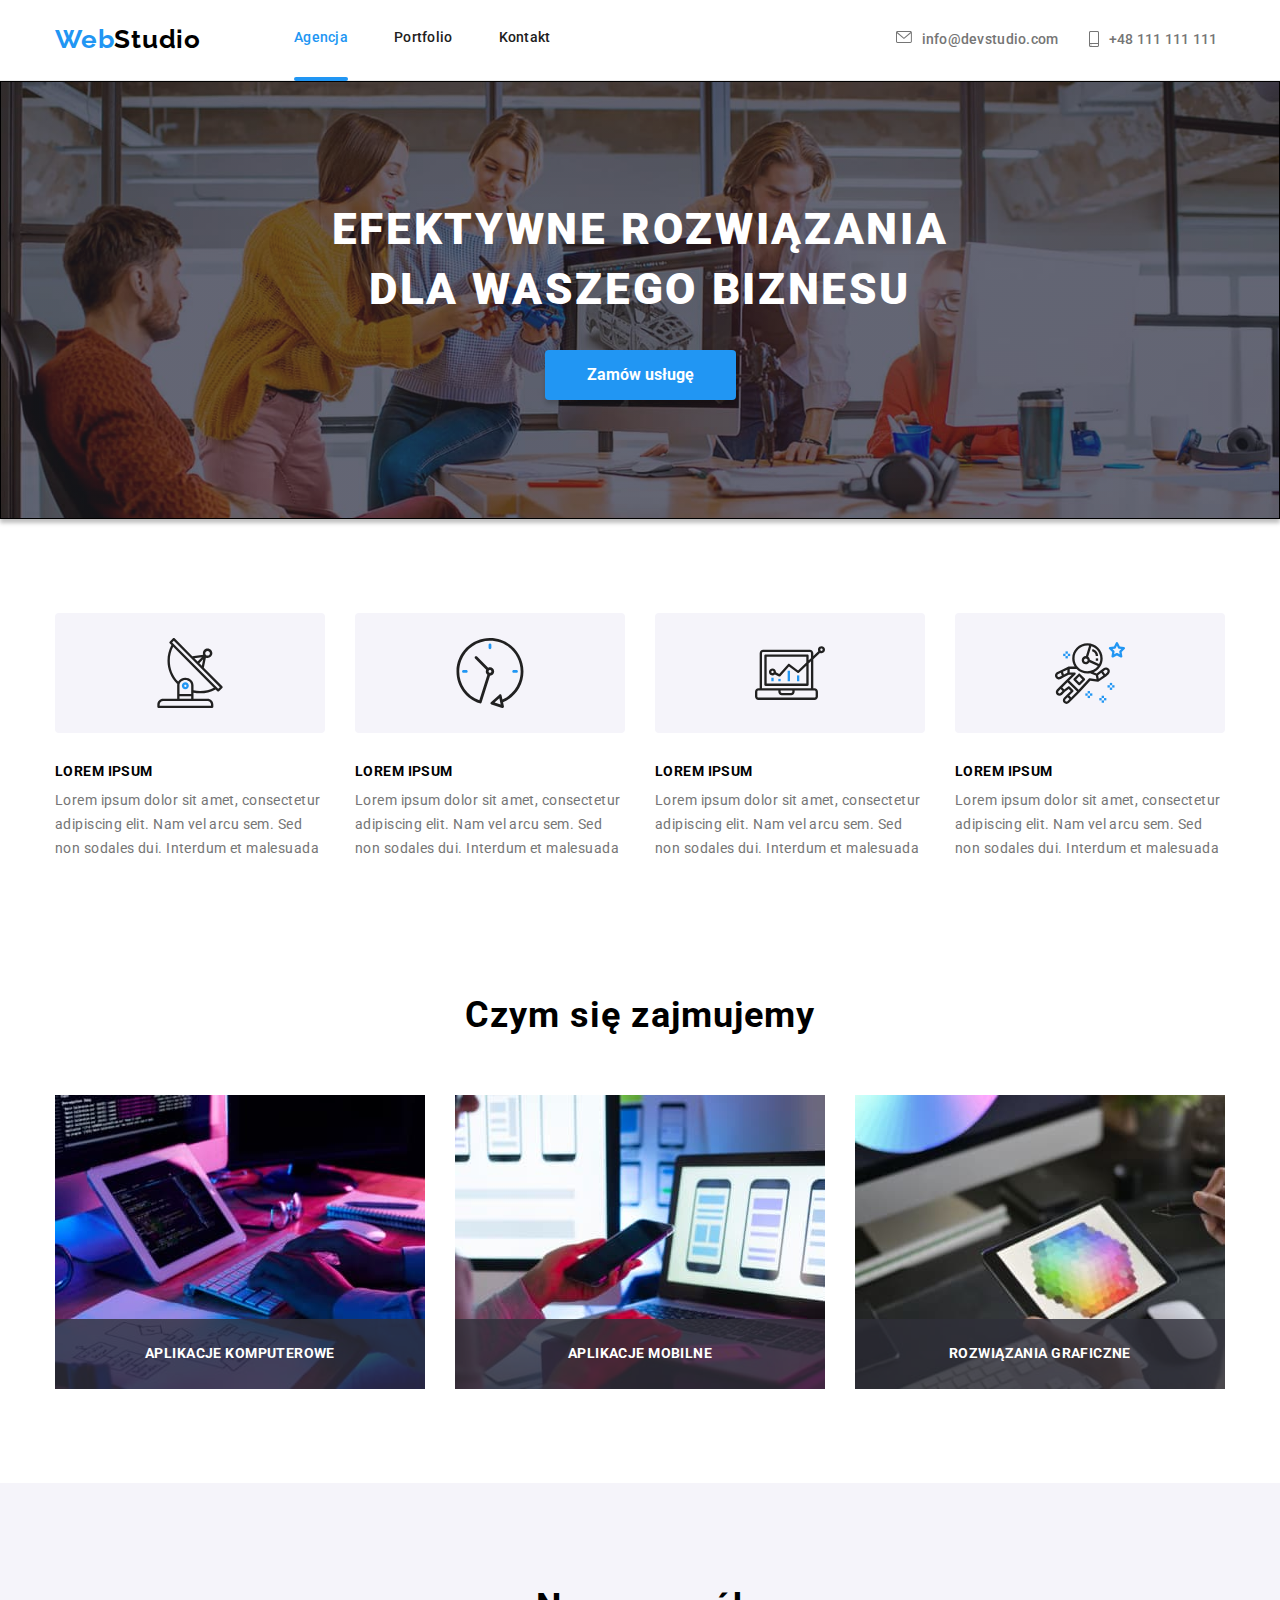
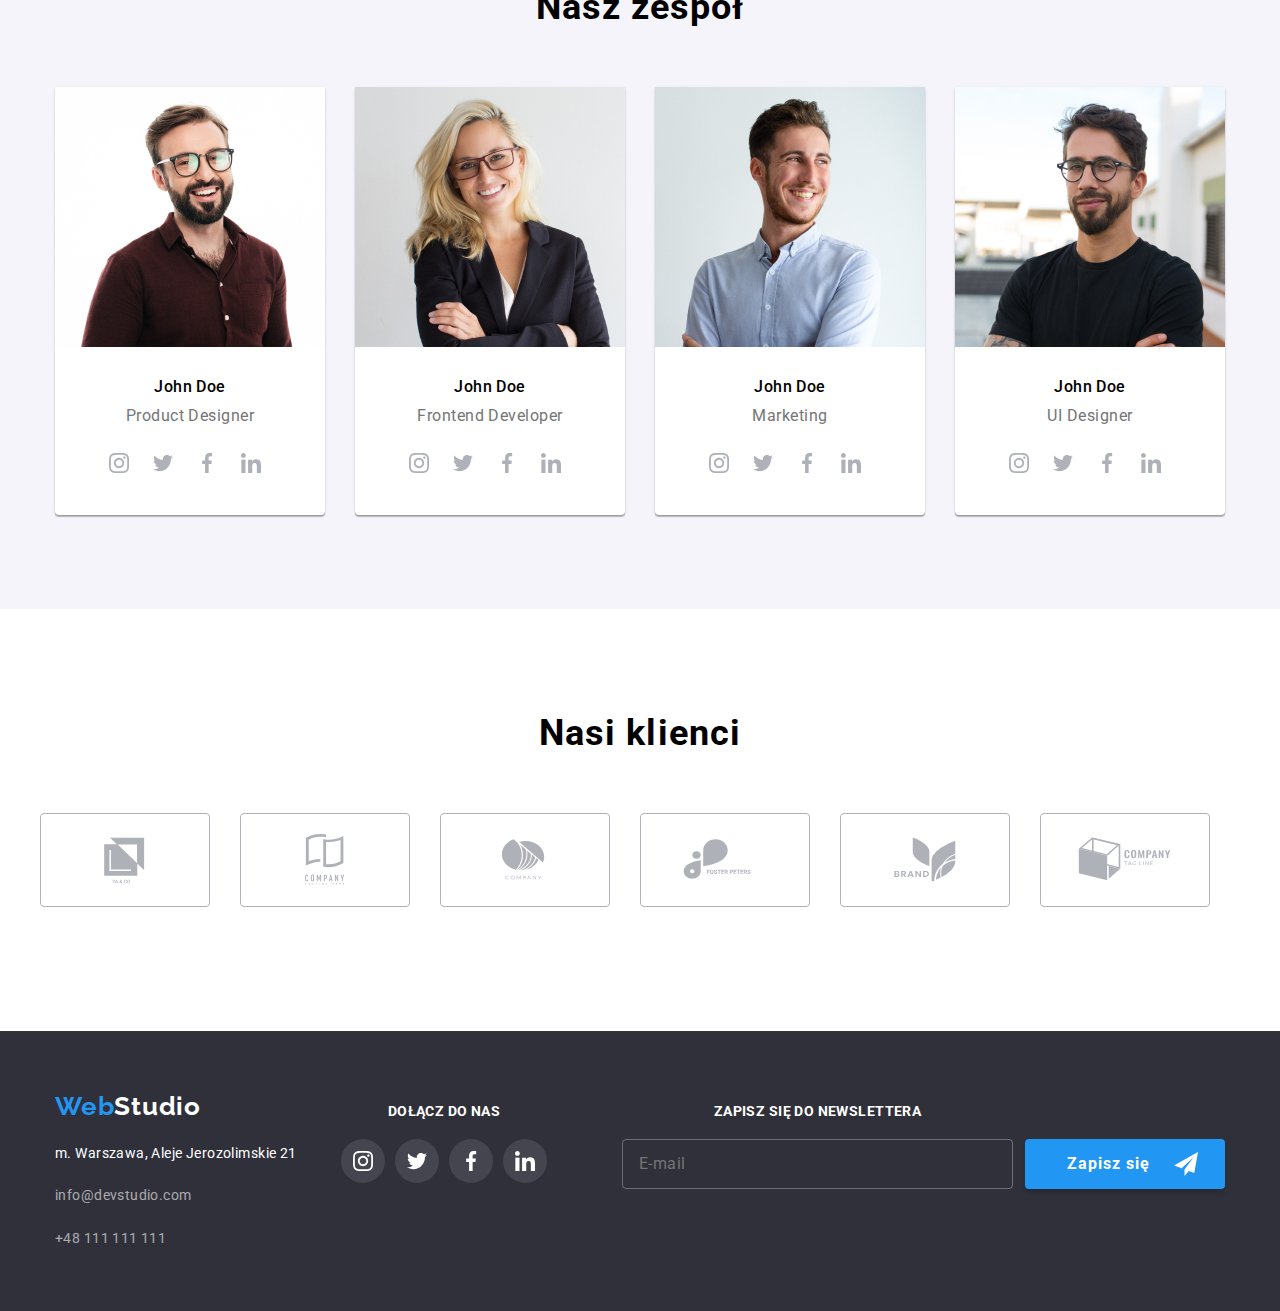
<file: index.html>
<!DOCTYPE html>
<html lang="pl">
  <head>
    <meta charset="UTF-8" />
    <meta http-equiv="X-UA-Compatible" content="IE=edge" />
    <meta name="viewport" content="width=device-width, initial-scale=1.0" />
    <title>WebStudio</title>
    <link
      rel="stylesheet"
      href="https://cdnjs.cloudflare.com/ajax/libs/modern-normalize/0.7.0/modern-normalize.min.css"
    />
    <link rel="stylesheet" href="css/main.min.css" />
    <link rel="preconnect" href="https://fonts.googleapis.com" />
    <link rel="preconnect" href="https://fonts.gstatic.com" crossorigin />
    <link
      href="https://fonts.googleapis.com/css2?family=Raleway:wght@700&family=Roboto:wght@400;500;700;900&&display=swap"
      rel="stylesheet"
    />
  </head>
  <body>
      <header class="header"> 
      <div class="container">
        <a class="logo link" href="index.html"
          ><span class="web">Web</span>Studio</a
        >

        <div class="hamburger-menu">
           <svg class="icon-hamburger" width="24" height="16">
                  <use href="./images/icons.svg#icon-hamburger"></use>
                </svg>
        </div>
        <nav class="navigation">
          <ul class="navigation__list list">
            <li class="navigation__item">
              <a class="navigation__link link current" href="index.html"
                >Agencja</a
              >
            </li>
            <li class="navigation__item">
              <a class="navigation__link link" href="portfolio.html"
                >Portfolio</a
              >
            </li>
            <li class="navigation__item">
              <a class="navigation__link link" href="/kontakty">Kontakt</a>
            </li>
          </ul>
        </nav>

        <div class="navigation__contacts">
          <ul class="navigation__contacts-list list">
            <li class="navigation__contacts-item">
              <a class="navigation__contacts-link link" href="mailto:info@devstudio.com">
                <svg class="icon-envelope" width="16" height="12">
                  <use href="./images/icons.svg#icon-envelope"></use>
                </svg>
                <span>info@devstudio.com</span>
              </a>
            </li>
            <li class="navigation__contacts-item">
              <a class="navigation__contacts-link phone link" href="tel:+48111111111">
                <svg class="icon-smartphone" width="10" height="16">
                  <use href="./images/icons.svg#icon-smartphone"></use>
                </svg>
                <span>+48 111 111 111</span>
              </a>
            </li>
          </ul>
        </div>
      </div>
    </header> 

    <main class="main">
      <!-- HERO -->

      <section class="hero">
        <div class="container">
          <h1 class="hero__header">
            EFEKTYWNE&nbsp;ROZWIĄZANIA <br />
            DLA WASZEGO BIZNESU
          </h1>

          <button class="hero__modal-btn" type="button" data-modal-open>
            Zamów usługę
          </button>
        </div>
      </section>
      <!-- END HERO -->

      <!-- CONTENT -->
      <section class="content section">
        <div class="container">
          <ul class="content__list list">
            <li class="content__card">
              <div class="content__container">
                <svg class="content__icon" width="70" height="70">
                  <use href="./images/icons.svg#icon-antena"></use>
                </svg>
              </div>
              <h3 class="content__header">LOREM IPSUM</h3>
              <p class="content__description">
                Lorem ipsum dolor sit amet, consectetur adipiscing elit. Nam vel
                arcu sem. Sed non sodales dui. Interdum et malesuada
              </p>
            </li>

            <li class="content__card">
              <div class="content__container">
                <svg width="70" height="70">
                  <use href="./images/icons.svg#icon-clock"></use>
                </svg>
              </div>
              <h3 class="content__header">LOREM IPSUM</h3>
              <p class="content__description">
                Lorem ipsum dolor sit amet, consectetur adipiscing elit. Nam vel
                arcu sem. Sed non sodales dui. Interdum et malesuada
              </p>
            </li>

            <li class="content__card">
              <div class="content__container">
                <svg width="70" height="70">
                  <use href="./images/icons.svg#icon-diagram"></use>
                </svg>
              </div>
              <h3 class="content__header">LOREM IPSUM</h3>
              <p class="content__description">
                Lorem ipsum dolor sit amet, consectetur adipiscing elit. Nam vel
                arcu sem. Sed non sodales dui. Interdum et malesuada
              </p>
            </li>

            <li class="content__card">
              <div class="content__container">
                <svg width="70" height="70">
                  <use href="./images/icons.svg#icon-astronaut"></use>
                </svg>
              </div>
              <h3 class="content__header">LOREM IPSUM</h3>
              <p class="content__description">
                Lorem ipsum dolor sit amet, consectetur adipiscing elit. Nam vel
                arcu sem. Sed non sodales dui. Interdum et malesuada
              </p>
            </li>
          </ul>
        </div>
      </section>
      <!-- END CONTENT -->

      <!-- ABOUT US -->
      <section class="about-us section">
        <div class="container">
          <h2 class="secondary-header">Czym się zajmujemy</h2>

          <ul class="about-us__list list">
            <li class="about-us__item">
              <img
                class="about-us__picture"
                src="./images/main/box1.jpg"
                height="294"
                alt="Zbliżenie na ręcę osoby piszącej na klawiaturze kod"
              />
              <div class="about-us__label">Aplikacje komputerowe</div>
            </li>

            <li class="about-us__item">
              <img
                class="about-us__picture"
                src="./images/main/box2.jpg"
                height="294"
                alt="Zbliżenie na dłonie osoby, która pracuje przy laptopie, w
            jednej ręce trzyma telefon"
              />
              <div class="about-us__label">Aplikacje mobilne</div>
            </li>

            <li class="about-us__item">
              <img
                class="about-us__picture"
                src="./images/main/box3.jpg"
                height="294"
                alt="Zbliżenie na trzymany przez kogoś tablet"
              />
              <div class="about-us__label">Rozwiązania graficzne</div>
            </li>
          </ul>
        </div>
      </section>
      <!-- END ABOUT US -->

      <!-- OUR TEAM -->

      <section class="our-team section">
        <div class="container">
          <h2 class="secondary-header">Nasz zespół</h2>

          <ul class="our-team__list list">
            <!-- 1st member card -->

            <li class="our-team__item">
              <div class="our-team__grid">
                <picture>
                  <source
                    srcset="
                      ./images/main/team-members/desktop-member1.jpg    1x,
                      ./images/main/team-members/desktop-member1-2x.jpg 2x
                    "
                    media="(min-width: 1200px)"
                  />

                  <source
                    srcset="
                      ./images/main/team-members/tablet-member1.jpg    1x,
                      ./images/main/team-members/tablet-member1-2x.jpg 2x
                    "
                    media="(min-width: 768px)"
                  />
                  <img
                    src="./images/main/team-members/mobile-member1.jpg"
                    srcset="./images/main/team-members/mobile-member1-2x.jpg 2x"
                    alt="Młody mężczyzna
                w okularach, z zarostem, ubrany w bordową koszulę"
                  />
                </picture>

                <p class="our-team__name">John Doe</p>
                <p class="our-team__position">Product Designer</p>
                <ul class="our-team__socials list">
                  <li>
                    <a class="our-team__social-link link" href="/">
                      <svg class="social-icon" width="20" height="20">
                        <use href="./images/icons.svg#icon-instagram"></use>
                      </svg>
                    </a>
                  </li>

                  <li>
                    <a class="our-team__social-link link" href="/">
                      <svg class="social-icon" width="20" height="20">
                        <use href="./images/icons.svg#icon-twitter"></use>
                      </svg>
                    </a>
                  </li>

                  <li>
                    <a class="our-team__social-link link" href="/">
                      <svg class="social-icon" width="20" height="20">
                        <use href="./images/icons.svg#icon-facebook"></use>
                      </svg>
                    </a>
                  </li>

                  <li>
                    <a class="our-team__social-link link" href="/">
                      <svg class="social-icon" width="20" height="20">
                        <use href="./images/icons.svg#icon-linkedin"></use>
                      </svg>
                    </a>
                  </li>
                </ul>
              </div>
            </li>

            <!-- 2nd member card -->

            <li class="our-team__item">
              <div class="our-team__grid">
                <picture>
                  <source
                    srcset="
                      ./images/main/team-members/desktop-member2.jpg    1x,
                      ./images/main/team-members/desktop-member2-2x.jpg 2x
                    "
                    media="(min-width: 1200px)"
                  />

                  <source
                    srcset="
                      ./images/main/team-members/tablet-member2.jpg    1x,
                      ./images/main/team-members/tablet-member2-2x.jpg 2x
                    "
                    media="(min-width: 768px)"
                  />
                  <img
                    src="./images/main/team-members/mobile-member2.jpg"
                    srcset="./images/main/team-members/mobile-member2-2x.jpg 2x"
                    alt="Młoda kobieta w
            okularach, ubrana w marynarkę"
                  />
                </picture>

                <p class="our-team__name">John Doe</p>
                <p class="our-team__position">Frontend Developer</p>

                <ul class="our-team__socials list">
                  <li>
                    <a class="our-team__social-link link" href="/">
                      <svg class="social-icon" width="20" height="20">
                        <use href="./images/icons.svg#icon-instagram"></use>
                      </svg>
                    </a>
                  </li>

                  <li>
                    <a class="our-team__social-link link" href="/">
                      <svg class="social-icon" width="20" height="20">
                        <use href="./images/icons.svg#icon-twitter"></use>
                      </svg>
                    </a>
                  </li>

                  <li>
                    <a class="our-team__social-link link" href="/">
                      <svg class="social-icon" width="20" height="20">
                        <use href="./images/icons.svg#icon-facebook"></use>
                      </svg>
                    </a>
                  </li>

                  <li>
                    <a class="our-team__social-link link" href="/">
                      <svg class="social-icon" width="20" height="20">
                        <use href="./images/icons.svg#icon-linkedin"></use>
                      </svg>
                    </a>
                  </li>
                </ul>
              </div>
            </li>

            <!-- 3rd member card -->
            <li class="our-team__item">
              <div class="our-team__grid">
                <picture>
                  <source
                    srcset="
                      ./images/main/team-members/desktop-member3.jpg    1x,
                      ./images/main/team-members/desktop-member3-2x.jpg 2x
                    "
                    media="(min-width: 1200px)"
                  />

                  <source
                    srcset="
                      ./images/main/team-members/tablet-member3.jpg    1x,
                      ./images/main/team-members/tablet-member3-2x.jpg 2x
                    "
                    media="(min-width: 768px)"
                  />

                  <img
                    src="./images/main/team-members/mobile-member3.jpg"
                    srcset="./images/main/team-members/mobile-member3-2x.jpg 2x"
                    alt="Młody mężczyzna z
            zarostem, ubrany w jasną koszulę"
                  />
                </picture>
                <p class="our-team__name">John Doe</p>
                <p class="our-team__position">Marketing</p>

                <ul class="our-team__socials list">
                  <li>
                    <a class="our-team__social-link link" href="/">
                      <svg class="social-icon" width="20" height="20">
                        <use href="./images/icons.svg#icon-instagram"></use>
                      </svg>
                    </a>
                  </li>

                  <li>
                    <a class="our-team__social-link link" href="/">
                      <svg class="social-icon" width="20" height="20">
                        <use href="./images/icons.svg#icon-twitter"></use>
                      </svg>
                    </a>
                  </li>

                  <li>
                    <a class="our-team__social-link link" href="/">
                      <svg class="social-icon" width="20" height="20">
                        <use href="./images/icons.svg#icon-facebook"></use>
                      </svg>
                    </a>
                  </li>

                  <li>
                    <a class="our-team__social-link link" href="/">
                      <svg class="social-icon" width="20" height="20">
                        <use href="./images/icons.svg#icon-linkedin"></use>
                      </svg>
                    </a>
                  </li>
                </ul>
              </div>
            </li>

            <!-- 4th member card -->

            <li class="our-team__item">
              <div class="our-team__grid">
                <picture>
                  <source
                    srcset="
                      ./images/main/team-members/desktop-member4.jpg    1x,
                      ./images/main/team-members/desktop-member4-2x.jpg 2x
                    "
                    media="(min-width: 1200px)"
                  />
                  <source
                    srcset="
                      ./images/main/team-members/tablet-member4.jpg    1x,
                      ./images/main/team-members/tablet-member4-2x.jpg 2x
                    "
                    media="(min-width: 768px)"
                  />

                  <img
                    src="./images/main/team-members/mobile-member4.jpg"
                    srcset="./images/main/team-members/mobile-member4-2x.jpg 2x"
                    alt="Młody mężczyzna w
            okularach, z zarostem, ubrany w czarny t-shirt"
                  />
                </picture>
                <p class="our-team__name">John Doe</p>
                <p class="our-team__position">UI Designer</p>

                <ul class="our-team__socials list">
                  <li>
                    <a class="our-team__social-link link" href="/">
                      <svg class="social-icon" width="20" height="20">
                        <use href="./images/icons.svg#icon-instagram"></use>
                      </svg>
                    </a>
                  </li>

                  <li>
                    <a class="our-team__social-link link" href="/">
                      <svg class="social-icon" width="20" height="20">
                        <use href="./images/icons.svg#icon-twitter"></use>
                      </svg>
                    </a>
                  </li>

                  <li>
                    <a class="our-team__social-link link" href="/">
                      <svg class="social-icon" width="20" height="20">
                        <use href="./images/icons.svg#icon-facebook"></use>
                      </svg>
                    </a>
                  </li>

                  <li>
                    <a class="our-team__social-link link" href="/">
                      <svg class="social-icon" width="20" height="20">
                        <use href="./images/icons.svg#icon-linkedin"></use>
                      </svg>
                    </a>
                  </li>
                </ul>
              </div>
            </li>
          </ul>
        </div>
      </section>

      <!-- END OUR TEAM -->

      <!-- CUSTOMERS -->

      <section class="customers section">
        <div class="container">
          <h2 class="secondary-header">Nasi klienci</h2>

          <ul class="customers__list list">
            <li class="customers__item">
              <a href="" class="customers__link">
                <div class="customers__card">
                  <svg class="customers__logo">
                    <use href="./images/icons.svg#icon-logo-1"></use>
                  </svg>
                </div>
              </a>
            </li>
            <li class="customers__item">
              <a href="" class="customers__link">
                <div class="customers__card">
                  <svg class="customers__logo">
                    <use href="./images/icons.svg#icon-logo-2"></use>
                  </svg>
                </div>
              </a>
            </li>
            <li class="customers__item">
              <a href="" class="customers__link">
                <div class="customers__card">
                  <svg class="customers__logo">
                    <use href="./images/icons.svg#icon-logo-3"></use>
                  </svg>
                </div>
              </a>
            </li>
            <li class="customers__item">
              <a href="" class="customers__link">
                <div class="customers__card">
                  <svg class="customers__logo">
                    <use href="./images/icons.svg#icon-logo-4"></use>
                  </svg>
                </div>
              </a>
            </li>
            <li class="customers__item">
              <a href="" class="customers__link">
                <div class="customers__card">
                  <svg class="customers__logo">
                    <use href="./images/icons.svg#icon-logo-5"></use>
                  </svg>
                </div>
              </a>
            </li>
            <li class="customers__item">
              <a href="" class="customers__link">
                <div class="customers__card">
                  <svg class="customers__logo">
                    <use href="./images/icons.svg#icon-logo-6"></use>
                  </svg>
                </div>
              </a>
            </li>
          </ul>
        </div>
      </section>
      <!-- END CUSTOMERS -->
    </main>

    <!-- FOOTER -->

    <footer class="footer">
      <div class="container">
        <div class="footer__contact-details">
          <a class="logo link" href="index.html">
            <span class="web">Web</span>Studio</a
          >

          <address class="footer__address">
            <a
              class="footer__direction link"
              href="https://goo.gl/maps/g7J1tX12coW6WHQYA"
              >m. Warszawa, Aleje Jerozolimskie 21 </a
            ><br />
            <a class="footer__contact link" href="mailto:info@devstudio.com"
              >info@devstudio.com</a
            >
            <br />
            <a class="footer__contact link" href="tel:+48111111111"
              >+48 111 111 111</a
            >
          </address>
        </div>

        <!-- FOOTER SOCIALS -->

        <div class="footer__social-media">
          <span class="footer__join-us">Dołącz do nas</span>
          <ul class="footer__socials list">
            <li class="footer__item">
              <a href="" class="footer__link link">
                <svg class="webstudio-social-icon">
                  <use href="./images/icons.svg#icon-instagram"></use>
                </svg>
              </a>
            </li>
            <li class="footer__item">
              <a href="" class="footer__link link">
                <svg class="webstudio-social-icon">
                  <use href="./images/icons.svg#icon-twitter"></use>
                </svg>
              </a>
            </li>
            <li class="footer__item">
              <a href="" class="footer__link link">
                <svg class="webstudio-social-icon">
                  <use href="./images/icons.svg#icon-facebook"></use>
                </svg>
              </a>
            </li>
            <li class="footer__item">
              <a href="" class="footer__link link">
                <svg class="webstudio-social-icon">
                  <use href="./images/icons.svg#icon-linkedin"></use>
                </svg>
              </a>
            </li>
          </ul>
        </div>

        <!-- FOOTER FORM -->

        <div class="footer__form-wrapper">
          <form class="footer__form">
            <label class="footer__form-field">
              Zapisz się do newslettera
              <input
                class="footer__form-input"
                type="email"
                placeholder="E-mail"
                name="user_email"
                required
              />
            </label>
            <button class="footer__form-btn" type="submit">
              <span class="register">Zapisz się </span>
              <svg class="icon-send" width="24" height="24">
                <use href="./images/icons.svg#icon-send"></use>
              </svg>
            </button>
          </form>
        </div>
      </div>
    </footer>

    <!-- BACKDROP -->
    <div class="backdrop is-hidden" data-modal>

      <div class="modal">
        <button type="button" class="modal__close-btn" data-modal-close>
          <svg class="modal__icon-close" width="30" height="30">
            <use href="./images/icons.svg#icon-close-btn"></use>
          </svg>
        </button>

        <h3 class="modal__header">Zostaw swoje dane w formularzu poniżej</h3>

        <form class="modal-form">
          <label class="modal-form__field">
            Imię
            <span class="modal-form__input-wrapper">
              <input
                type="text"
                class="modal-form__input"
                name="user_name"
                required
              />
              <svg class="modal-form__icon" width="12" height="12">
                <use href="./images/icons.svg#icon-person"></use>
              </svg>
            </span>
          </label>

          <label class="modal-form__field">
            Telefon
            <span class="modal-form__input-wrapper">
              <input
                type="tel"
                class="modal-form__input"
                name="user_phone"
                required
              />
              <svg class="modal-form__icon" width="13" height="13">
                <use href="./images/icons.svg#icon-phone"></use>
              </svg>
            </span>
          </label>

          <label class="modal-form__field">
            Email
            <span class="modal-form__input-wrapper">
              <input
                type="email"
                class="modal-form__input"
                name="user_mail"
                required
              />
              <svg class="modal-form__icon" width="15" height="12">
                <use href="./images/icons.svg#icon-mail"></use>
              </svg>
            </span>
          </label>

          <label class="modal-form__field">
            Komentarz
            <span class="modal-form__input-wrapper">
              <textarea
                class="modal-form__comment"
                name="user_comment"
                placeholder="Wprowadź tekst"
              ></textarea>
            </span>
          </label>

          <input
            type="checkbox"
            id="user_policy"
            name="policy"
            value="accept_policy"
            class="modal__policy is-hidden"
          />
          <label for="user_policy" class="modal__policy-text">
            Oświadczam, iż akceptuję
            <a href="#" class="modal__link">Regulamin</a> i
            <a href="#" class="modal__link">Politykę prywantości</a>
          </label>

          <button class="modal__submit-btn" type="submit">Wyślij</button>
        </form>
      </div>
    </div>
    <script src="./js/modal.js"></script>
    <!-- END BACKDROP -->
  </body>
</html>
</file>
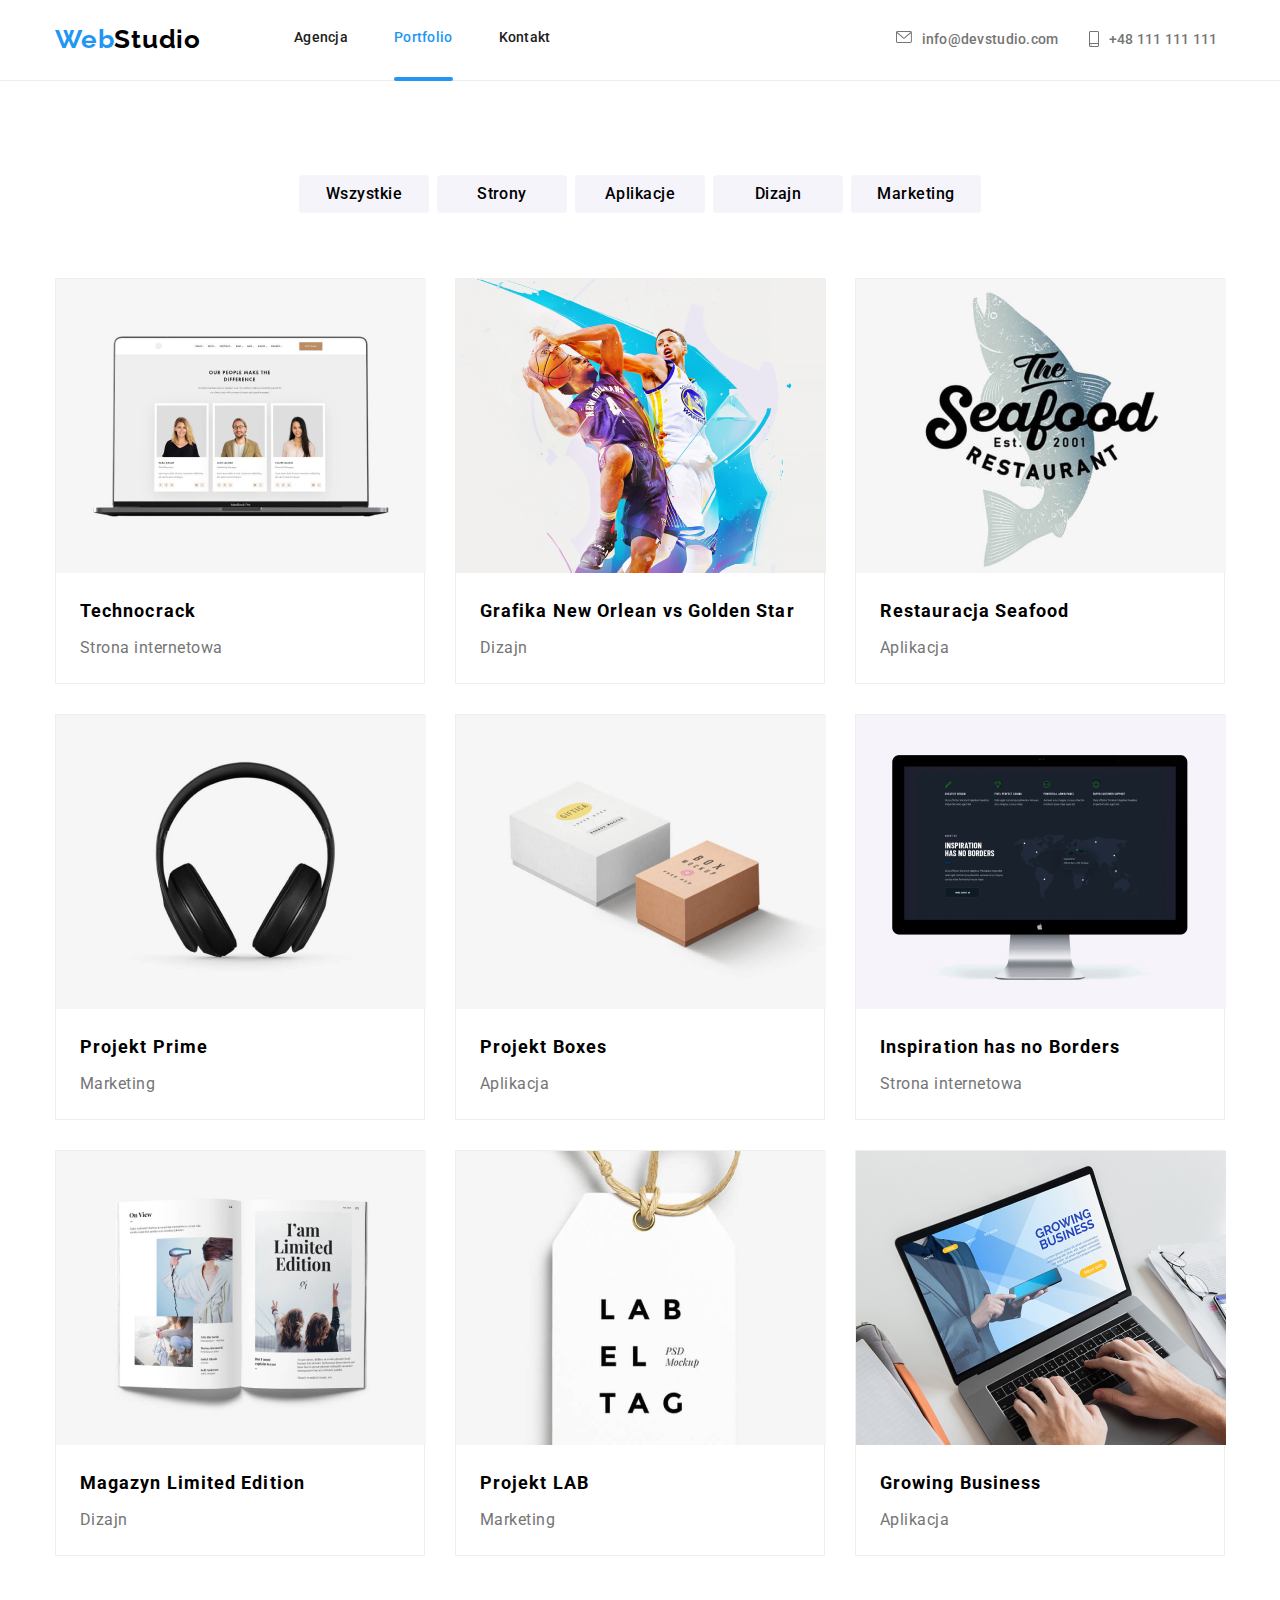
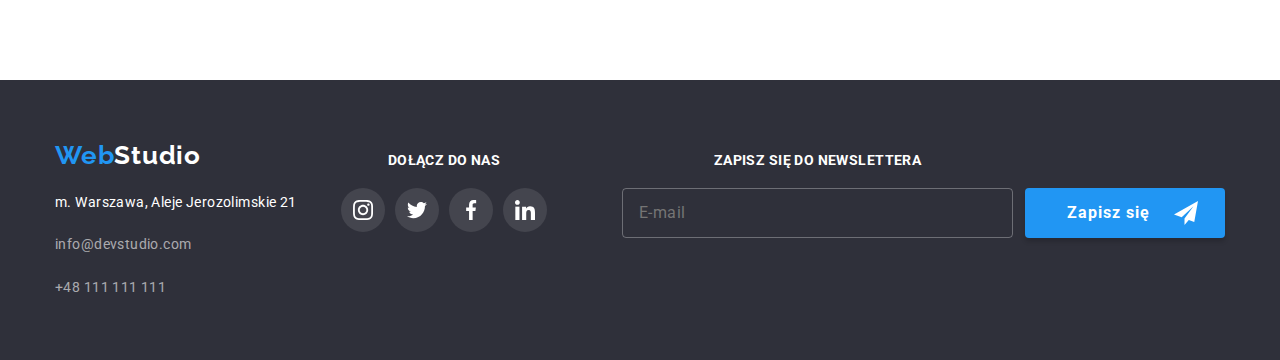
<file: portfolio.html>
<!DOCTYPE html>
<html lang="pl">
  <head>
    <meta charset="UTF-8" />
    <meta http-equiv="X-UA-Compatible" content="IE=edge" />
    <meta name="viewport" content="width=device-width, initial-scale=1.0" />
    <title>Portfolio</title> 
    <link rel="stylesheet" href="https://cdnjs.cloudflare.com/ajax/libs/modern-normalize/0.7.0/modern-normalize.min.css"    />
    <link rel="stylesheet" href="css/main.min.css" />
    <link rel="preconnect" href="https://fonts.googleapis.com">
    <link rel="preconnect" href="https://fonts.gstatic.com" crossorigin>
    <link href="https://fonts.googleapis.com/css2?family=Raleway:wght@700&family=Roboto:wght@400;500;700;900&&display=swap" rel="stylesheet"> 
    <link
    rel="stylesheet"
    href="https://cdnjs.cloudflare.com/ajax/libs/animate.css/4.1.1/animate.min.css"
  />
  </head>
  <body>
     <header class="header">
      <div class="container">
        <a class="logo link" href="index.html"
          ><span class="web">Web</span>Studio</a
        >
        <nav class="navigation">
          <ul class="navigation__list list">
            <li class="navigation__item">
              <a class="navigation__link link" href="index.html">Agencja</a>
            </li>
            <li class="navigation__item">
              <a class="navigation__link link current" href="portfolio.html"
                >Portfolio</a
              >
            </li>
            <li class="navigation__item">
              <a class="navigation__link link" href="/kontakty">Kontakt</a>
            </li>
          </ul>
        </nav>

        <div class="navigation__contacts">
          <ul class="navigation__contacts-list list">
            <li class="navigation__contacts-item">
              <a class="navigation__contacts-link link" href="mailto:info@devstudio.com">
              <svg class="icon-envelope" width="16" height="12">
                  <use href="./images/icons.svg#icon-envelope"
                  ></use>
                </svg>
              <span>info@devstudio.com</span>
                </a>
            </li>
            <li class="navigation__contacts-item">
              <a class="navigation__contacts-link phone link" href="tel:+48111111111">
              <svg class="icon-smartphone" width="10" height="16">
                  <use href="./images/icons.svg#icon-smartphone"
                  ></use>
                </svg>
              <span>+48 111 111 111</span>
                </a
              >
            </li>
          </ul>
        </div>
      </div>
    </header>

    

    <main class="main">
      <!-- FILTER -->
      <section class="portfolio-filter section">
        <div class="container">
          <h2 hidden>Filter projects</h1>
      <ul class="portfolio-filter__list list">
          <li class="portfolio-filter__item">
              <button class="portfolio-filter__btn" type="button">Wszystkie</button> 
        </li>
          <li class="portfolio-filter__item">
              <button class="portfolio-filter__btn" type="button">Strony</button> 
        </li>
          <li class="portfolio-filter__item">
              <button class="portfolio-filter__btn" type="button">Aplikacje</button> 
        </li>
          <li class="portfolio-filter__item">
              <button class="portfolio-filter__btn" type="button">Dizajn</button> 
        </li>
          <li class="portfolio-filter__item">
              <button class="portfolio-filter__btn" type="button">Marketing</button> 
        </li>

      </ul> 
    
        <ul class="projects list">
            <li class="projects__item">
              <div class="projects__container">
                 <picture>
                  <source
                    srcset="
                      ./images/portfolio/desktop1.jpg    1x,
                      ./images/portfolio/desktop1-2x.jpg 2x
                    "
                    media="(min-width: 1200px)"
                  />

                  <source
                    srcset="
                      ./images/portfolio/tablet1.jpg    1x,
                      ./images/portfolio/tablet1-2x.jpg 2x
                    "
                    media="(min-width: 768px)"
                  />
                  <img
                    src="./images/portfolio/mobile1.jpg"
                    srcset="./images/portfolio/mobile1-2x.jpg 2x"
                    alt="Laptop z otwartą stroną internetową"
                  />
                </picture>
                 <div class="projects__overlay">
                <p>Technocrack jest popularną platformą wykorzystywaną do rozpowszechniania koronawirusa. Firmy wykorzystują tę platformę do celów szpiegowskich i ataków na niezabezpieczone serwery konkurencji</p>
              </div>
              </div>
              <div class="projects__description">
                <p class="projects__title">Technocrack</p>
                <p class="projects__area">Strona internetowa</p> 
                </div>
              </li>  

            <li class="projects__item">
              <div class="projects__container">

                <picture>
                  <source
                    srcset="
                      ./images/portfolio/desktop2.jpg    1x,
                      ./images/portfolio/desktop2-2x.jpg 2x
                    "
                    media="(min-width: 1200px)"
                  />

                  <source
                    srcset="
                      ./images/portfolio/tablet2.jpg    1x,
                      ./images/portfolio/tablet2-2x.jpg 2x
                    "
                    media="(min-width: 768px)"
                  />
                  <img
                    src="./images/portfolio/mobile2.jpg"
                    srcset="./images/portfolio/mobile2-2x.jpg 2x"
                    alt="Dwaj koszykarze grający w koszykówkę na kolorowym tle"
                  />
                </picture>
                <div class="projects__overlay">
                <p>Technocrack jest popularną platformą wykorzystywaną do rozpowszechniania koronawirusa. Firmy wykorzystują tę platformę do celów szpiegowskich i ataków na niezabezpieczone serwery konkurencji</p>
              </div>
              </div>
              <div class="projects__description">
                <p class="projects__title">Grafika New Orlean vs Golden Star</p>
                <p class="projects__area">Dizajn</p>
                </div>
              </li>
            
            <li class="projects__item">
              <div class="projects__container">
                
                <picture>
                  <source
                    srcset="
                      ./images/portfolio/desktop3.jpg    1x,
                      ./images/portfolio/desktop3-2x.jpg 2x
                    "
                    media="(min-width: 1200px)"
                  />

                  <source
                    srcset="
                      ./images/portfolio/tablet3.jpg    1x,
                      ./images/portfolio/tablet3-2x.jpg 2x
                    "
                    media="(min-width: 768px)"
                  />
                  <img
                    src="./images/portfolio/mobile3.jpg"
                    srcset="./images/portfolio/mobile3-2x.jpg 2x"
                    alt="Logo restauracji rybnej"
                  />
                </picture>
                 <div class="projects__overlay">
                <p>Technocrack jest popularną platformą wykorzystywaną do rozpowszechniania koronawirusa. Firmy wykorzystują tę platformę do celów szpiegowskich i ataków na niezabezpieczone serwery konkurencji</p>
              </div>
              </div>
              <div class="projects__description">
                <p class="projects__title">Restauracja Seafood</p>
                <p class="projects__area">Aplikacja</p>
              </div>
              </li>
            
            <li class="projects__item">
              <div class="projects__container">
                 <picture>
                  <source
                    srcset="
                      ./images/portfolio/desktop4.jpg    1x,
                      ./images/portfolio/desktop4-2x.jpg 2x
                    "
                    media="(min-width: 1200px)"
                  />

                  <source
                    srcset="
                      ./images/portfolio/tablet4.jpg    1x,
                      ./images/portfolio/tablet4-2x.jpg 2x
                    "
                    media="(min-width: 768px)"
                  />
                  <img
                    src="./images/portfolio/mobile4.jpg"
                    srcset="./images/portfolio/mobile4-2x.jpg 2x"
                    alt="Słuchawki nauszne"
                  />
                </picture>
                 <div class="projects__overlay">
                <p>Technocrack jest popularną platformą wykorzystywaną do rozpowszechniania koronawirusa. Firmy wykorzystują tę platformę do celów szpiegowskich i ataków na niezabezpieczone serwery konkurencji</p>
              </div>
              </div>
              <div class="projects__description">
                <p class="projects__title">Projekt Prime</p>
                <p class="projects__area">Marketing</p>
                </div>
              </li>
            
           
             <li class="projects__item">
               <div class="projects__container">
                <picture>
                  <source
                    srcset="
                      ./images/portfolio/desktop5.jpg    1x,
                      ./images/portfolio/desktop5-2x.jpg 2x
                    "
                    media="(min-width: 1200px)"
                  />

                  <source
                    srcset="
                      ./images/portfolio/tablet5.jpg    1x,
                      ./images/portfolio/tablet5-2x.jpg 2x
                    "
                    media="(min-width: 768px)"
                  />
                  <img
                    src="./images/portfolio/mobile5.jpg"
                    srcset="./images/portfolio/mobile5-2x.jpg 2x"
                    alt="Dwa pudełka"
                  />
                </picture>
                 <div class="projects__overlay">
                <p>Technocrack jest popularną platformą wykorzystywaną do rozpowszechniania koronawirusa. Firmy wykorzystują tę platformę do celów szpiegowskich i ataków na niezabezpieczone serwery konkurencji</p>
              </div>
              </div>
              <div class="projects__description">
                <p class="projects__title">Projekt Boxes</p>
                <p class="projects__area">Aplikacja</p>
              </div>
              </li>
            
            <li class="projects__item">
              <div class="projects__container">
                                <picture>
                  <source
                    srcset="
                      ./images/portfolio/desktop6.jpg    1x,
                      ./images/portfolio/desktop6-2x.jpg 2x
                    "
                    media="(min-width: 1200px)"
                  />

                  <source
                    srcset="
                      ./images/portfolio/tablet6.jpg    1x,
                      ./images/portfolio/tablet6-2x.jpg 2x
                    "
                    media="(min-width: 768px)"
                  />
                  <img
                    src="./images/portfolio/mobile6.jpg"
                    srcset="./images/portfolio/mobile6-2x.jpg 2x"
                    alt="Monitor komputera"
                  />
                </picture>
                <div class="projects__overlay">
                <p>Technocrack jest popularną platformą wykorzystywaną do rozpowszechniania koronawirusa. Firmy wykorzystują tę platformę do celów szpiegowskich i ataków na niezabezpieczone serwery konkurencji</p>
              </div>
              </div>
              <div class="projects__description">
                <p class="projects__title">Inspiration has no Borders</p>
                <p class="projects__area">Strona internetowa</p>
                </div>
                </li>
            
            <li class="projects__item">
              <div class="projects__container">
                <picture>
                  <source
                    srcset="
                      ./images/portfolio/desktop7.jpg    1x,
                      ./images/portfolio/desktop7-2x.jpg 2x
                    "
                    media="(min-width: 1200px)"
                  />

                  <source
                    srcset="
                      ./images/portfolio/tablet7.jpg    1x,
                      ./images/portfolio/tablet7-2x.jpg 2x
                    "
                    media="(min-width: 768px)"
                  />
                  <img
                    src="./images/portfolio/mobile7.jpg"
                    srcset="./images/portfolio/mobile7-2x.jpg 2x"
                    alt="Otwarty magazyn"
                  />
                </picture>
                <div class="projects__overlay">
                <p>Technocrack jest popularną platformą wykorzystywaną do rozpowszechniania koronawirusa. Firmy wykorzystują tę platformę do celów szpiegowskich i ataków na niezabezpieczone serwery konkurencji</p>
              </div>
              </div>
              <div class="projects__description">
                <p class="projects__title">Magazyn Limited Edition</p>
                <p class="projects__area">Dizajn</p>
              </div>
                </li>
            
            <li class="projects__item">
              <div class="projects__container">
                 <picture>
                  <source
                    srcset="
                      ./images/portfolio/desktop8.jpg    1x,
                      ./images/portfolio/desktop8-2x.jpg 2x
                    "
                    media="(min-width: 1200px)"
                  />

                  <source
                    srcset="
                      ./images/portfolio/tablet8.jpg    1x,
                      ./images/portfolio/tablet8-2x.jpg 2x
                    "
                    media="(min-width: 768px)"
                  />
                  <img
                    src="./images/portfolio/mobile8.jpg"
                    srcset="./images/portfolio/mobile8-2x.jpg 2x"
                    alt="Metka z napisami"
                  />
                </picture>
                <div class="projects__overlay">
                <p>Technocrack jest popularną platformą wykorzystywaną do rozpowszechniania koronawirusa. Firmy wykorzystują tę platformę do celów szpiegowskich i ataków na niezabezpieczone serwery konkurencji</p>
              </div>
              </div>
              <div class="projects__description">
                <p class="projects__title">Projekt LAB</p>
                <p class="projects__area">Marketing</p>
              </div>
              </li>
            
            <li class="projects__item">
              <div class="projects__container">
                 <picture>
                  <source
                    srcset="
                      ./images/portfolio/desktop9.jpg    1x,
                      ./images/portfolio/desktop9-2x.jpg 2x
                    "
                    media="(min-width: 1200px)"
                  />

                  <source
                    srcset="
                      ./images/portfolio/tablet9.jpg    1x,
                      ./images/portfolio/tablet9-2x.jpg 2x
                    "
                    media="(min-width: 768px)"
                  />
                  <img
                    src="./images/portfolio/mobile9.jpg"
                    srcset="./images/portfolio/mobile9-2x.jpg 2x"
                    alt="Dłonie osoby pracującej przy laptopie"
                  />
                </picture>
              <div class="projects__overlay">
                <p>Technocrack jest popularną platformą wykorzystywaną do rozpowszechniania koronawirusa. Firmy wykorzystują tę platformę do celów szpiegowskich i ataków na niezabezpieczone serwery konkurencji</p>
              </div>
              </div>
              <div class="projects__description">
                <p class="projects__title">Growing Business</p>
                <p class="projects__area">Aplikacja</p>
              </div>
              </li>
                
        </ul>
        </div>
    </section>

    <!-- END FILTER-->
    </main>

    <!-- END FILTER-->
    </main>

   <footer class="footer">
      <div class="container">
        <div class="footer__contact-details">
          
            <a class="logo link" href="index.html">
              <span class="web">Web</span>Studio</a
            >
         
          <address class="footer__address">
            <a
              class="footer__direction link"
              href="https://goo.gl/maps/g7J1tX12coW6WHQYA"
              >m. Warszawa, Aleje Jerozolimskie 21 </a
            ><br />
            <a class="footer__contact link" href="mailto:info@devstudio.com"
              >info@devstudio.com</a
            >
            <br />
            <a class="footer__contact link" href="tel:+48111111111"
              >+48 111 111 111</a
            >
          </address>
        </div>

        <!-- FOOTER SOCIALS -->

        <div class="footer__social-media">
          <span class="footer__join-us">Dołącz do nas</span>
          <ul class="footer__socials list">
            <li class="footer__item">
              <a href="" class="footer__link link">
                <svg class="webstudio-social-icon">
                  <use href="./images/icons.svg#icon-instagram"></use>
                </svg>
              </a>
            </li>
            <li class="footer__item">
              <a href="" class="footer__link link">
                <svg class="webstudio-social-icon">
                  <use href="./images/icons.svg#icon-twitter"></use>
                </svg>
              </a>
            </li>
            <li class="footer__item">
              <a href="" class="footer__link link">
                <svg class="webstudio-social-icon">
                  <use href="./images/icons.svg#icon-facebook"></use>
                </svg>
              </a>
            </li>
            <li class="footer__item">
              <a href="" class="footer__link link">
                <svg class="webstudio-social-icon">
                  <use href="./images/icons.svg#icon-linkedin"></use>
                </svg>
              </a>
            </li>
          </ul>
        </div>

        <!-- FOOTER FORM -->
        <div class="footer__form-wrapper">
          <form class="footer__form">
            <label class="footer__form-field">
              Zapisz się do newslettera
              <input
                class="footer__form-input"
                type="email"
                placeholder="E-mail"
                name="user_email"
                required
              />
            </label>
            <button class="footer__form-btn" type="submit">
              <span class="register">Zapisz się </span>
              <svg class="icon-send" width="24" height="24">
                <use href="./images/icons.svg#icon-send"></use>
              </svg>
            </button>
          </form>
        </div>
      </div>
    </footer>
  </body>
</html>
</file>
<file: css/main.min.css>
body{font-family:var(--main-font);background-color:#fff}h1,h2,h3,h4,h5,h6{margin:0;padding:0}ul,ol{padding:0;margin:0}p{padding:0;margin:0}img{display:block}.list{list-style:none}.link{text-decoration:none}.container{width:100%;max-width:1200px;padding:0px 15px;margin:0 auto}@media screen and (max-width: 767px){.section{padding-top:60px;padding-bottom:60px}}@media screen and (min-width: 768px) and (max-width: 1199px){.section{padding-top:40px;padding-bottom:40px}}@media screen and (min-width: 1200px){.section{padding-top:94px}.section:not(.content){padding-bottom:94px}}:root{--main-font: "Roboto", sans-serif;--secondary-font: "Raleway", sans-serif;--main-color: #212121;--secondary-color: #757575}.is-hidden{opacity:0;visibility:hidden;pointer-events:none}.logo{font-family:var(--secondary-font);font-weight:700;font-size:26px;line-height:1.192;letter-spacing:0.03em;color:#000000;text-decoration:none}.web{color:#2196f3}.secondary-header{font-weight:700;font-size:36px;line-height:1.667;letter-spacing:0.03em;text-align:center;margin-bottom:50px}.backdrop{position:fixed;width:100%;height:100%;left:0;top:0;background-color:rgba(0,0,0,0.2)}.modal{position:absolute;top:93px;left:10px;min-width:450px;min-height:609px;background:#ffffff;box-shadow:0px 1px 3px rgba(0,0,0,0.12),0px 1px 1px rgba(0,0,0,0.14),0px 2px 1px rgba(0,0,0,0.2);border-radius:4px;padding:40px}.modal__close-btn{position:absolute;top:8px;right:8px;width:30px;height:30px;cursor:pointer;background-color:transparent;border:0;transition:fill 250ms cubic-bezier(0.4, 0, 0.2, 1)}.modal__icon-close{position:absolute;top:0;right:0;cursor:pointer}.modal__header{font-weight:700;font-size:20px;line-height:1.5;text-align:center;letter-spacing:0.03em;color:#212121;margin-bottom:12px}.modal__link{padding-right:3px;padding-left:3px}.modal__submit-btn{padding:10px 76px;background:#2196f3;border:0;box-shadow:0px 4px 4px rgba(0,0,0,0.15);border-radius:4px;font-weight:bold;font-size:16px;line-height:1.87;text-align:center;letter-spacing:0.06em;color:#ffffff;margin:0 auto;cursor:pointer}.modal__policy-text{font-size:12px;line-height:1.667;color:#757575;display:flex;margin-left:7px;margin-bottom:30px;align-items:center}.modal__policy-text::before{content:"";display:block;height:16px;width:16px;border:2px solid #212121;border-radius:2px;margin-right:7px;align-items:center;transition:background-color 250ms cubic-bezier(0.4, 0, 0.2, 1)}.modal__policy:checked+.modal__policy-text::before{background-color:#2196f3;border:none;background-image:url("../images/check.svg");background-repeat:no-repeat;background-position:center}@media screen and (min-width: 767px){.modal{position:absolute;top:50%;left:50%;transform:translate(-50%, -50%)}}@media screen and (min-width: 1200px){.modal{min-width:528px;min-height:581px}.modal__policy-text{font-size:14px;line-height:1.71}}.modal-form{display:flex;flex-direction:column}.modal-form__field{margin-bottom:10px;font-size:12px;line-height:1.667;letter-spacing:0.01em;color:#757575}.modal-form__input-wrapper{display:block;position:relative;margin-top:4px}.modal-form__input{width:100%;height:40px;border:1px solid rgba(33,33,33,0.2);border-radius:4px}.modal-form__input:focus{outline:none;border-color:#2196f3}.modal-form__input:focus+.modal-form__icon{fill:#2196f3}.modal-form__comment{resize:none;width:100%;height:120px;left:576px;top:518px;border:1px solid rgba(33,33,33,0.2);border-radius:4px;padding:12px 16px;transition:border-color 250ms cubic-bezier(0.4, 0, 0.2, 1)}.modal-form__comment:focus{outline:none;border-color:#2196f3}.modal-form__icon{position:absolute;top:50%;transform:translateY(-50%);display:block;left:12px;transition:fill 250ms cubic-bezier(0.4, 0, 0.2, 1)}.header{border-bottom:1px solid #ececec}.header .container{display:flex;padding-top:24px;padding-bottom:25px;align-items:center}.header .logo{margin-right:93px}@media screen and (max-width: 767px){.hamburger-menu{position:absolute;right:15px}.hamburger-menu:hover,.hamburger-menu:focus{fill:#2196f3}}@media screen and (min-width: 768px){.hamburger-menu{display:none}}.navigation__list{display:flex}.navigation__item:not(:last-child){margin-right:46px}.navigation__link{font-weight:500;font-size:14px;line-height:1.142;letter-spacing:0.02em;text-decoration:none;color:var(--main-color);transition:color 250ms cubic-bezier(0.4, 0, 0.2, 1);position:relative}.navigation__link:hover,.navigation__link:focus{color:#2196f3}.navigation__link.current{color:#2196f3}.navigation__link.current::after{content:"";display:block;width:100%;height:4px;border-radius:2px;background-color:#2196f3;position:relative;top:30px}.navigation__contacts-list{display:flex}.navigation__contacts-item{align-items:center;display:flex}.navigation__contacts-item:not(:last-child){margin-right:30px}.navigation__contacts-link{display:flex;font-weight:500;font-size:14px;line-height:1.142;letter-spacing:0.02em;text-decoration:none;color:#757575;fill:#757575;transition:color 250ms cubic-bezier(0.4, 0, 0.2, 1),fill 250ms cubic-bezier(0.4, 0, 0.2, 1)}.navigation__contacts-link:hover,.navigation__contacts-link:focus{color:#2196f3;fill:#2196f3}.icon-envelope,.icon-smartphone{display:flex;margin-right:10px;align-items:center;justify-content:center}@media screen and (max-width: 767px){.navigation{display:none}.navigation__contacts{display:none}}@media screen and (min-width: 768px) and (max-width: 1199px){.navigation__contacts-list{display:flex;flex-direction:column;position:absolute;right:0px;top:21px}.navigation__contacts-item:not(:last-child){margin-bottom:10px}}@media screen and (min-width: 1200px){.navigation__contacts-list{flex-direction:row;margin-left:345px}}.hero{background-image:linear-gradient(rgba(47,48,58,0.4), rgba(47,48,58,0.4)),url("../images/main/hero/hero-mobile.jpg");background-repeat:no-repeat;background-size:cover;background-color:#2f303a;border:1px solid #000000;box-shadow:0px 4px 4px rgba(0,0,0,0.25)}.hero .container{display:flex;flex-direction:column;align-items:center;padding-top:118px;padding-bottom:118px}.hero__header{font-weight:900;font-size:26px;line-height:1.612;letter-spacing:0.06em;text-transform:uppercase;color:#ffffff;margin-bottom:30px;text-align:center}.hero__modal-btn{padding:10px 42px;background:#2196f3;box-shadow:0px 4px 4px rgba(0,0,0,0.15);border-radius:4px;border:0;color:#ffffff;font-weight:700;font-size:16px;line-height:1.870;cursor:pointer}@media screen and (min-device-pixel-ratio: 2), screen and (min-resolution: 192dpi), screen and (min-resolution: 2dppx){.hero{background-image:linear-gradient(rgba(47,48,58,0.4), rgba(47,48,58,0.4)),url("../images/main/hero/hero-mobile@2x.jpg")}}@media screen and (min-width: 768px){.hero{background-image:linear-gradient(rgba(47,48,58,0.4), rgba(47,48,58,0.4)),url("../images/main/hero/hero-tablet.jpg")}}@media screen and (min-device-pixel-ratio: 2) and (min-width: 768px), screen and (min-resolution: 192dpi) and (min-width: 768px), screen and (min-resolution: 2dppx) and (min-width: 768px){.hero{background-image:linear-gradient(rgba(47,48,58,0.4), rgba(47,48,58,0.4)),url("../images/main/hero/hero-tablet@2x.jpg")}}@media screen and (min-width: 1200px){.hero{background-image:linear-gradient(rgba(47,48,58,0.4), rgba(47,48,58,0.4)),url("../images/main/hero/hero-desktop.jpeg")}.hero__header{font-size:44px;line-height:1.363}}@media screen and (min-device-pixel-ratio: 2) and (min-width: 1200px), screen and (min-resolution: 192dpi) and (min-width: 1200px), screen and (min-resolution: 2dppx) and (min-width: 1200px){.hero{background-image:linear-gradient(rgba(47,48,58,0.4), rgba(47,48,58,0.4)),url("../images/main/hero/hero-desktop@2x.jpg")}}.content .container{display:flex;justify-content:center}.content__list{display:flex;flex-direction:column}.content__card{display:flex;flex-direction:column;width:100%}.content__card:not(:last-child){margin-bottom:30px}.content__container{background:#f5f4fa;border-radius:4px;display:flex;justify-content:center;align-items:center;margin-bottom:30px;padding-top:25px;padding-bottom:25px;padding-left:inherit}.content__header{font-weight:700;font-size:14px;line-height:1.142;letter-spacing:0.03em;margin-bottom:10px}.content__description{font-size:14px;line-height:1.714;letter-spacing:0.03em;color:var(--secondary-color);max-width:450px}@media screen and (min-width: 768px){.content__list{flex-direction:row;flex-wrap:wrap;justify-content:center}.content__card{max-width:47%}.content__card:nth-child(odd){margin-right:30px}.content__description{min-width:354px}}@media screen and (min-width: 1200px){.content__list{flex-direction:row}.content__card{max-width:270px;display:flex;flex-wrap:no-wrap}.content__card:not(:last-child){margin-right:30px}.content__description{min-width:270px}}@media screen and (max-width: 1199px){.about-us{display:none}}@media screen and (min-width: 1200px){.about-us.container{display:flex;flex-direction:column;align-items:center}.about-us__list{display:flex}.about-us__item{position:relative}.about-us__item:not(:last-child){margin-right:30px}.about-us__label{display:flex;font-weight:700;font-size:14px;line-height:1.142px;text-align:center;align-items:center;justify-content:center;letter-spacing:0.03em;text-transform:uppercase;color:#ffffff;width:370px;height:70px;background-color:rgba(47,48,58,0.8);position:absolute;bottom:0}}.our-team{background-color:#f5f4fa}.our-team__list{display:flex;flex-direction:column;justify-content:center;align-items:center}.our-team__item{margin-bottom:30px}.our-team__grid{padding-bottom:30px;background:#ffffff;box-shadow:0px 1px 3px rgba(0,0,0,0.12),0px 1px 1px rgba(0,0,0,0.14),0px 2px 1px rgba(0,0,0,0.2);border-radius:0px 0px 4px 4px;max-width:450px}.our-team__name{font-weight:500;font-size:16px;line-height:1.188;letter-spacing:0.03em;margin-top:30px;margin-bottom:10px;text-align:center}.our-team__position{font-size:16px;line-height:1.188;letter-spacing:0.03em;color:var(--secondary-color);text-align:center}.our-team__socials{display:flex;margin-top:16px;align-items:center;justify-content:center;margin-right:10px}.our-team__social-link{display:flex;width:44px;height:44px;background-color:#fff;border-radius:50%;align-items:center;justify-content:center;fill:#afb1b8;transition:color 250ms cubic-bezier(0.4, 0, 0.2, 1)}.our-team__social-link:focus,.our-team__social-link:hover{background-color:#2196f3;fill:#ffffff}@media screen and (min-width: 768px) and (max-width: 1199px){.our-team__list{flex-direction:row;flex-wrap:wrap;justify-content:center}.our-team__item:nth-child(odd){margin-right:30px}.our-team__grid{max-width:354px}}@media screen and (min-width: 1200px){.our-team__list{flex-direction:row;flex-wrap:wrap;justify-content:center}.our-team__item:not(:last-child){margin-right:30px}.our-team__item{margin-bottom:0px}.our-team__grid{max-width:270px}}.customers.container{display:flex;flex-direction:column;width:100%}.customers__list{display:flex;justify-content:center;flex-wrap:wrap}.customers__item{display:flex}.customers__card{display:flex;flex-direction:row;max-width:210px;padding:16px 32px;border:1px solid #afb1b8;box-sizing:border-box;border-radius:4px;align-items:center;justify-content:center;margin-right:30px;margin-bottom:30px}.customers__card:hover,.customers__card:focus{border-color:#2196f3}.customers__link{fill:#afb1b8;transition:fill 250ms cubic-bezier(0.4, 0, 0.2, 1)}.customers__link:hover,.customers__link:focus{fill:#2196f3}.customers__logo{width:106px;height:60.04px}@media screen and (min-width: 768px) and (max-width: 1199px){.customers__card{max-width:226px}}@media screen and (min-width: 1200px){.customers__list{display:flex;justify-content:center;flex-wrap:nowrap}.customers__card{max-width:170px}}.footer{background-color:#2f303a}.footer .logo{color:#ffffff;align-items:center}.footer__contact-details{padding-top:60px;padding-bottom:20px}.footer__address{display:flex;flex-direction:column}.footer__address:not(:last-child){margin-bottom:8px}.footer__direction{font-size:14px;line-height:1.714;letter-spacing:0.03em;color:#ffffff;text-decoration:none;font-style:normal;margin-top:20px;transition:color 250ms cubic-bezier(0.4, 0, 0.2, 1)}.footer__direction:hover,.footer__direction:focus{color:#2196f3}.footer__contact{font-size:14px;line-height:1.714;letter-spacing:0.03em;color:rgba(255,255,255,0.6);text-decoration:none;font-style:normal;transition:color 250ms cubic-bezier(0.4, 0, 0.2, 1)}.footer__contact:hover,.footer__contact:focus{color:#2196f3}.footer__social-media{display:flex;flex-direction:column;text-align:center}.footer__join-us{font-weight:700;font-size:14px;line-height:1.143;letter-spacing:0.03em;text-transform:uppercase;color:#ffffff;margin-bottom:20px;margin-top:65px}.footer__socials{display:flex;justify-content:center}.footer__item:not(:last-child){margin-right:10px}.footer__link{display:flex;width:44px;height:44px;background:rgba(255,255,255,0.1);border-radius:50%;align-items:center;justify-content:center;fill:#fff;transition:background-color 250ms cubic-bezier(0.4, 0, 0.2, 1)}.footer__link:hover,.footer__link:focus{background-color:#2196f3}.webstudio-social-icon{width:20px;height:20px}.footer__form{display:flex;flex-direction:column;justify-content:center;align-items:center}.footer__form-wrapper{display:flex;flex-direction:column}.footer__form-field{display:flex;flex-direction:column;text-align:center;font-weight:700;font-size:14px;line-height:1.143;letter-spacing:0.03em;text-transform:uppercase;color:#ffffff;padding-top:72px}.footer__form-input{margin-top:20px;min-width:391px;height:50px;border:1px solid rgba(255,255,255,0.3);border-radius:4px;background-color:transparent;font-size:16px;line-height:1.25;letter-spacing:0.03em;color:rgba(255,255,255,0.6);outline:none;padding-left:16px}.footer__form-btn{min-width:200px;min-height:50px;padding-left:42px;padding-top:10px;padding-bottom:10px;background:#2196f3;box-shadow:0px 4px 4px rgba(0,0,0,0.15);border-radius:4px;border:0;font-size:16px;font-weight:700;line-height:1.87;display:flex;align-items:center;letter-spacing:0.06em;color:#ffffff;cursor:pointer}.register{margin-right:24px}@media screen and (max-width: 1199px){.footer .container{display:flex;flex-direction:column}.footer__form-btn{margin-top:20px;margin-bottom:60px}.footer__contact-details{text-align:center;align-items:center}}@media screen and (min-width: 768px) and (max-width: 1199px){.footer .container{flex-direction:row;flex-wrap:wrap;justify-content:center}.footer__contact-details{margin-right:144px;width:253px}.footer__form{min-width:450px}}@media screen and (min-width: 1200px){.footer .container{display:flex;flex-direction:row}.footer .footer__contact-details{padding-top:60px;padding-bottom:60px;margin-right:70px;min-width:60px}.footer .footer__address{display:flex;flex-direction:column}.footer .footer__address:not(:last-child){margin-bottom:9px}.footer__direction{margin-top:20px;min-width:246px}.footer__social-media{padding-right:0}.footer__join-us{margin-bottom:20px;margin-top:0px;padding-top:72px}.footer__form-wrapper{margin-left:75px}.footer__form-field{padding-top:72px}.footer__form{flex-direction:row}.footer__form-btn{margin-top:108px;margin-left:12px}}.portfolio-filter .container{display:flex;flex-direction:column}.portfolio-filter__item:not(:last-child){margin-right:8px}.portfolio-filter__btn{padding:6px 22px;margin-bottom:15px;min-width:130px;background:#f5f4fa;border-radius:4px;border:0px;font-weight:500;font-size:16px;line-height:1.625;letter-spacing:0.03em;cursor:pointer;transition:background-color 250ms cubic-bezier(0.4, 0, 0.2, 1),box-shadow 250ms cubic-bezier(0.4, 0, 0.2, 1),color 250ms cubic-bezier(0.4, 0, 0.2, 1),text-shadow 250ms cubic-bezier(0.4, 0, 0.2, 1)}.portfolio-filter__btn:focus,.portfolio-filter__btn:hover{background-color:#2196f3;color:#ffffff;text-shadow:0px 4px 4px rgba(0,0,0,0.25);box-shadow:0px 3px 1px rgba(0,0,0,0.1),0px 1px 2px rgba(0,0,0,0.08),0px 2px 2px rgba(0,0,0,0.12)}.portfolio-filter__list{display:flex;margin-bottom:50px;flex-wrap:wrap}@media screen and (min-width: 768px){.portfolio-filter__list{justify-content:center}}.projects{display:flex;flex-wrap:wrap;justify-content:center}.projects__item:focus,.projects__item:hover{box-shadow:0px 1px 1px rgba(0,0,0,0.12),0px 4px 4px rgba(0,0,0,0.06),1px 4px 6px rgba(0,0,0,0.16)}.projects__container{position:relative;width:450px;height:294px;overflow:hidden;display:flex}.projects__item{width:450px;border:1px solid #eeeeee;margin-bottom:30px}.projects__item:hover .projects__overlay{transform:translateY(0);transition:transform 250ms ease-in}.projects__description{padding:20px 24px}.projects__title{margin-bottom:4px;font-weight:700;font-size:18px;line-height:2;letter-spacing:0.06em}.projects__area{font-size:16px;line-height:1.875;letter-spacing:0.03em;color:var(--secondary-color)}.projects__overlay{position:absolute;font-size:18px;line-height:1.556;letter-spacing:0.03em;color:#ffffff;background-color:rgba(33,150,243,0.9);top:0;left:0;width:100%;height:100%;transform:translateY(100%);display:flex;justify-content:center;align-items:center;padding-left:24px}.projects__overlay .projects__title,.projects__overlay .projects__area{width:381px;height:196px}@media screen and (min-width: 768px) and (max-width: 1199px){.projects{justify-content:flex-start}.projects__item{width:354px}.projects__item:nth-child(odd){margin-right:30px}.projects__container{width:354px;height:294px}}@media screen and (min-width: 1200px){.projects{justify-content:space-between}.projects__item{width:370px}.projects__container{position:relative;width:370px;height:294px}}
/*# sourceMappingURL=main.min.css.map */
</file>
